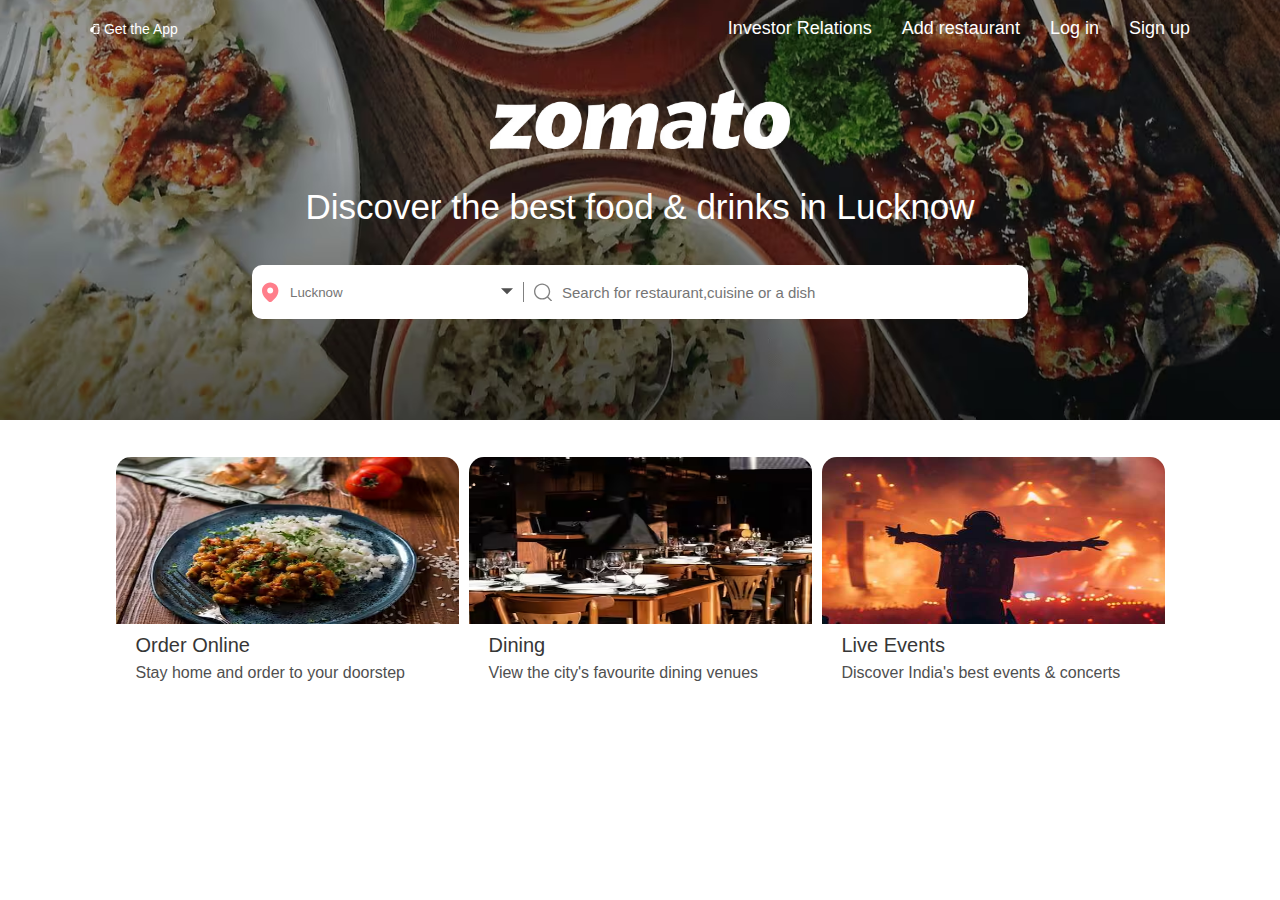
<file: index.html>
<!DOCTYPE html>
<html lang="en">

<head>
    <meta charset="UTF-8">
    <meta name="viewport" content="wclassth=device-wclassth, initial-scale=1.0">
    <title>Zomato</title>
    <link rel="icon" href="img/favicon.png">
    <link rel="stylesheet" href="css/style.css">
</head>

<body>
    <header>
        <div id="header-image">
            <img src="img/back.png" alt="">
        </div>

        <div id="icon">
            <a href=" "> &#9776; </a>
        </div>
        <div id="nav">

            <div id="one">
                <!-- I copied path of these svg path from zomato website -->
                <svg xmlns="http://www.w3.org/2000/svg" fill="#FFFFFF" width="10" height="10" viewBox="0 0 20 20"
                    aria-labelledby="icon-svg-title- icon-svg-desc-" role="img" class="sc-rbbb40-0 gvsUip">
                    <title>download-app</title>
                    <path
                        d="M18.5793 9.18939H16.5865H16.3199C15.7307 9.18939 15.2529 9.6672 15.2529 10.2583V10.3742C15.2529 10.9659 15.7307 11.444 16.3207 11.444H18.3156H18.5793C19.1696 11.444 19.6488 10.9639 19.6488 10.3742L19.6477 10.2569C19.6488 9.6672 19.1696 9.18939 18.5793 9.18939Z">
                    </path>
                    <path
                        d="M18.5804 6.52262H18.1097V1.35122C18.1097 0.607964 17.5017 0 16.7582 0H7.84167C7.09841 0 6.49045 0.608249 6.49045 1.35122V5.06151C4.69196 6.07821 2.83696 7.14029 2.83296 7.14286C1.82597 7.5573 0.350586 8.89453 0.350586 12.0522C0.350586 12.3342 0.369139 12.5945 0.395113 12.846C0.40339 12.9197 0.412524 12.9904 0.422514 13.0615C0.448488 13.2462 0.481027 13.4229 0.519845 13.5907C0.533831 13.6506 0.544678 13.7131 0.559805 13.7705C0.612039 13.9646 0.67255 14.1467 0.740482 14.32C0.774733 14.4059 0.811839 14.4841 0.84923 14.5646C0.88919 14.6494 0.929436 14.7327 0.972535 14.8106C1.02249 14.9045 1.07244 14.995 1.12724 15.0809C1.14037 15.1009 1.15464 15.1192 1.16805 15.1394C2.46847 17.1052 4.8675 17.114 4.8675 17.114H6.49045V18.6494C6.49045 19.3918 7.09841 19.9997 7.84167 19.9997H16.7579C17.5014 19.9997 18.1094 19.3915 18.1094 18.6494V16.7767H18.3155V16.7755H18.5784C19.1695 16.7755 19.6487 16.2974 19.6476 15.7063L19.6487 15.5898C19.6476 14.9996 19.1695 14.5229 18.5792 14.5229H18.3155H16.5861H16.3195C15.7292 14.5229 15.2525 15.0007 15.2525 15.5907V15.7091C15.2525 16.2977 15.7304 16.7775 16.3203 16.7775H17.1692V17.5008H7.43036V7.79877C7.91959 7.48851 8.37256 7.18995 8.63088 6.98987C9.93957 5.97774 11.1818 5.17169 11.3499 4.4407C11.5688 3.49222 10.8407 2.69302 9.57765 3.34922C9.17976 3.55587 8.36315 4.00885 7.43036 4.53261V2.14129L17.1692 2.14271V6.52205H16.5861V6.52319H16.3209C15.7304 6.52319 15.2511 7.001 15.2511 7.59269V7.70858C15.2511 8.29999 15.7303 8.77665 16.3195 8.77665H16.5846H18.3141H18.5798C19.1695 8.77665 19.6476 8.29884 19.6476 7.70858V7.58955C19.6487 7.00186 19.1709 6.52262 18.5804 6.52262ZM12.2986 17.9752C12.6731 17.9752 12.9751 18.2774 12.9751 18.6511C12.9751 19.0255 12.6728 19.3267 12.2986 19.3267C11.9256 19.3267 11.6242 19.0247 11.6242 18.6511C11.6247 18.2786 11.927 17.9752 12.2986 17.9752ZM13.7266 1.30098H10.8735C10.7839 1.30098 10.7097 1.2282 10.7097 1.13829C10.7097 1.04695 10.7839 0.974169 10.8735 0.974169H13.7266C13.8163 0.974169 13.8893 1.04667 13.8893 1.13829C13.8893 1.22792 13.8163 1.30098 13.7266 1.30098Z">
                    </path>
                    <path
                        d="M18.5788 11.8561H18.3151H16.3193C15.7302 11.8561 15.251 12.3353 15.251 12.9253V13.0423C15.251 13.6329 15.7291 14.1107 16.3193 14.1107H16.5845H18.3139H18.5782C19.1693 14.1107 19.646 13.6329 19.6474 13.0423V12.9253C19.6472 12.3353 19.1705 11.8561 18.5788 11.8561Z">
                    </path>
                </svg>
                <a href=" ">Get the App</a>
            </div>
            <div id="person">
                <a href=""><svg xmlns="http://www.w3.org/2000/svg" fill="#EF4F5F" width="18" height="18"
                        viewBox="0 0 20 20" aria-labelledby="icon-svg-title- icon-svg-desc-" role="img"
                        class="sc-rbbb40-0 iwHbVQ">
                        <circle cx="10" cy="4.5" r="4.5"></circle>
                        <path
                            d="M18.18,14.73c-2.35-4.6-6.49-4.48-8.15-4.48s-5.86-.12-8.21,4.48C.59,17.14,1.29,20,4.54,20H15.46C18.71,20,19.41,17.14,18.18,14.73Z">
                        </path>
                    </svg>
                </a>
            </div>
            <ul id="bar">
                <li><a href=" ">Investor Relations </a></li>
                <li><a href=" ">Add restaurant </a></li>
                <li><a href=" ">Log in </a></li>
                <li><a href=" ">Sign up </a></li>
            </ul>
        </div>
        <div id="head">
            <img id="logo" src="img/logo.png">
            <p id="tag">Discover the best food & drinks in Lucknow</p>
            <div id="search">
                <div id="cont">
                    <!-- I copied  these svg paths also from zomato website  -->
                    <svg id="marker" xmlns="http://www.w3.org/2000/svg" fill="#FF7E8B" width="20" height="20"
                        viewBox="0 0 20 20" aria-labelledby="icon-svg-title- icon-svg-desc-" role="img"
                        class="sc-rbbb40-0 iRDDBk">
                        <title>location-fill</title>
                        <path
                            d="M10.2 0.42c-4.5 0-8.2 3.7-8.2 8.3 0 6.2 7.5 11.3 7.8 11.6 0.2 0.1 0.3 0.1 0.4 0.1s0.3 0 0.4-0.1c0.3-0.2 7.8-5.3 7.8-11.6 0.1-4.6-3.6-8.3-8.2-8.3zM10.2 11.42c-1.7 0-3-1.3-3-3s1.3-3 3-3c1.7 0 3 1.3 3 3s-1.3 3-3 3z">
                        </path>
                    </svg>
                    <div id="location">
                        <input type="text" placeholder="Lucknow" id="city">
                        <a href=""> <svg xmlns="http://www.w3.org/2000/svg" fill="#4F4F4F" width="12" height="12"
                                viewBox="0 0 20 20" aria-labelledby="icon-svg-title- icon-svg-desc-" role="img"
                                class="sc-rbbb40-0 ezrcri">
                                <title>down-triangle</title>
                                <path d="M20 5.42l-10 10-10-10h20z"></path>
                            </svg>
                        </a>
                    </div>
                </div>
                <div id="cont2">
                    <svg xmlns="http://www.w3.org/2000/svg" fill="#828282" width="18" height="18" viewBox="0 0 20 20"
                        aria-labelledby="icon-svg-title- icon-svg-desc-" role="img" class="sc-rbbb40-0 iwHbVQ">
                        <title>Search</title>
                        <path
                            d="M19.78 19.12l-3.88-3.9c1.28-1.6 2.080-3.6 2.080-5.8 0-5-3.98-9-8.98-9s-9 4-9 9c0 5 4 9 9 9 2.2 0 4.2-0.8 5.8-2.1l3.88 3.9c0.1 0.1 0.3 0.2 0.5 0.2s0.4-0.1 0.5-0.2c0.4-0.3 0.4-0.8 0.1-1.1zM1.5 9.42c0-4.1 3.4-7.5 7.5-7.5s7.48 3.4 7.48 7.5-3.38 7.5-7.48 7.5c-4.1 0-7.5-3.4-7.5-7.5z">
                        </path>
                    </svg>
                    <input type="text" placeholder="Search for restaurant,cuisine or a dish" id="type">
                </div>
            </div>
        </div>
    </header>
    <section>
        <a href=" " id="link">
            <div id="box">
                <div id="content">
                    <p id="p1">Order Online</p>
                    <p id="p2"> Stay home and order to your doorstep</p>
                </div>
                <img src="img/img1.png" alt="Order">
            </div>
        </a>
        <a href=" " id="link">
            <div id="box">
                <div id="content">
                    <p id="p1">Dining</p>
                    <p id="p2"> View the city's favourite dining venues</p>
                </div>
                <img src="img/img2.png" alt="Dine-In">
            </div>
        </a>
        <a href=" " id="link">
            <div id="box">
                <div id="content">
                    <p id="p1">Live Events</p>
                    <p id="p2"> Discover India's best events & concerts </p>
                </div>
                <img src="img/img3.png" alt="Live Events">
            </div>
        </a>
    </section>
</body>

</html>
</file>
<file: css/style.css>
* {
    margin: 0;
    padding: 0;
    text-decoration: none;
}

header {
    width: 100%;
    height: 420px;
    position: relative;
    object-fit: cover;
    margin-bottom: 34px;
}

#header-image {
    width: 100%;
    height: 100%;
    position: absolute;
    z-index: -1;
}

#header-image img {
    object-fit: cover;
    width: 100%;
    height: 100%;
}

#nav {
    display: flex;
    width: 100%;
    max-width: 1100px;
    margin: auto;
    justify-content: space-between;
    color: white;
    padding-top: 18px;
    font-family: Okra, Helvetica, sans-serif;
    align-items: center;
}

#one {
    font-size: 14px;
}

#one a {
    color: white;
    text-decoration: none;
    font-family: Okra, Helvetica, sans-serif;
}

#bar {
    display: flex;
}

#bar li {
    list-style: none;
}

#bar li a {
    font-family: Okra, Helvetica, sans-serif;
    font-weight: 300;
    font-size: 18px;
    padding-left: 30px;
    color: white;
}

#head {
    width: 100%;
    display: flex;
    flex-direction: column;
    justify-content: center;
    margin-top: 50px;
    align-items: center;
}

#logo {
    width: 300px;
    height: 60px;
}

#tag {
    color: white;
    margin-top: 38px;
    margin-bottom: 0;
    height: 48px;
    text-align: center;
    font-size: 35px;
    font-family: Okra, Helvetica, sans-serif;
}

#search {
    display: flex;
    width: 776px;
    height: 54px;
    align-items: center;
    border-radius: 10px;
    background-color: white;
    margin-top: 30px;
}

#cont {
    display: flex;
    flex-direction: row;
}

#cont2 {
    display: flex;
    flex-direction: row;
    width: 50%;
}

#type {
    outline: none;
    border: none;
    width: 90%;
    padding-left: 10px;
    font-size: 15px;
}

#location {
    color: gray;
    display: flex;
    align-items: center;
    justify-content: space-between;
    border-right: 1px solid gray;
    width: 223px;
    padding: 0px 10px;
    margin-right: 10px;
}

#city {
    outline: none;
    border: none;
    width: 90%;
}

#marker {
    margin-left: 8px;
}

section {
    display: flex;
    justify-content: center;
    margin-bottom: 90px;
    font-family: Okra, Helvetica, sans-serif;
}

#link {
    width: 353px;
    height: 240px;
}

#box {
    position: relative;
    width: 343px;
    height: 240px;
    margin: 3px 5px;
    overflow: hidden;
    border-radius: 15px;
}

#box img {
    width: 100%;
    height: 192px;
    position: absolute;
    z-index: -1;
}

#content {
    position: absolute;
    bottom: 3px;
    border-radius: 0 0 15px 15px;
    background-color: white;
    width: 343px;
    height: 70px;

}

#p1 {
    padding-top: 10px;
    font-size: 20px;
    color: #363636;
    margin: 0px;
    height: 30px;
    padding-left: 20px;
    padding-right: 20px;
}

#p2 {
    margin-top: 0px;
    color: #4F4F4F;
    padding-left: 20px;
    padding-right: 20px;
}

#icon {
    display: none;
    color: white;
    padding-top: 10px;
    margin: 0px 10px 10px 10px;

}

#icon a {
    color: white;
}
#person{
    display: none;
}

@media (max-width: 1200px) {
    body {
        overflow-x: hidden;
    }


    #tag {
        font-size: 28px;
        width: 90%;
    }

    #search {
        width: 90%;
    }

    section {
        flex-wrap: wrap;
    }

}

@media(max-width: 768px) {


    #icon {
        display: flex;
    }

    #nav {
        display: none;
    }
}

@media(max-width: 480px) {

    #tag {
        margin: auto;
        margin-top: 30px;
        font-size: 20px;
    }

    #icon {
        display: none;
    }
    #person{
        display: block;
        margin-right: 10px;
        border: 1px solid rgb(204, 203, 203) ;
        height: 18px;
        width: 18px;
        border-radius: 100%;
        padding: 6px;
    }

    #logo {
        width: 40%;
        height: 30px;
    }

    #nav {
        display: flex;
    }
    #head{
        margin-top: 100px;
    }
    #one {
        margin-left: 20px;
    }

    #bar {
        display: none;
    }
    
    #search {
        display: flex;
        flex-wrap: wrap;
        height: 80px;
        overflow: hidden;
    }

    #cont{
        width: 100%;
        height: 40px;
    }
    #cont svg{
        height: 40px;
    }

    #location{
        width: 100%;
        border: none;
    }
    #city{
        margin-left: 10px;
    }

    #cont2{
        width: 100%;
        height: 40px ;
    }     
    #cont2 svg{
        margin-left: 10px;
        height: 40px;
    }
}
</file>
